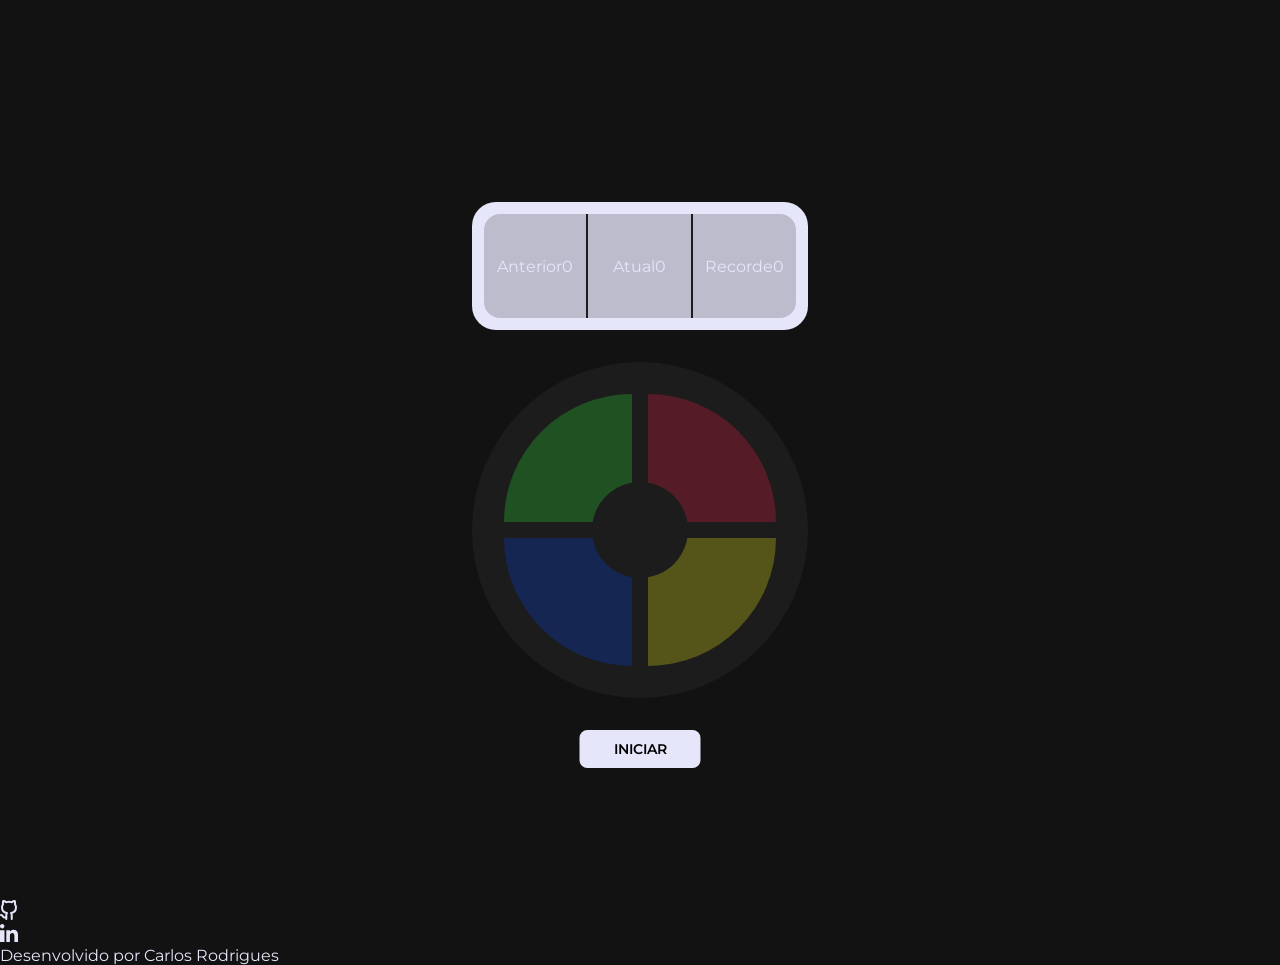
<file: Genius_Clone/index.html>
<!doctype html>
<html lang="pt-br">
  <head>
    <meta charset="UTF-8" />
    <meta name="viewport" content="width=device-width, initial-scale=1.0" />
    <title>Genius</title>
    <link rel="stylesheet" href="./src/css/global.css" />
  </head>
  <body>
    <main>
      <div>
        <div class="container-game">
          <div class="table-game">
            <button class="button-table-game" id="green"></button>
            <button class="button-table-game" id="red"></button>
            <button class="button-table-game" id="blue"></button>
            <button class="button-table-game" id="yellow"></button>

            <span class="circle-mid"></span>
          </div>

          <button
            onclick="countdown()"
            class="button-init-game usable"
            id="button-init-game"
          >
            Iniciar
          </button>
        </div>

        <aside class="container-score">
          <div class="score">
            <div>
              <p>Anterior</p>
              <span id="previous-score"></span>
            </div>
            
            <div>
              <p>Atual</p>
              <span id="current-score"></span>
            </div>
            
            <div>
              <p>Recorde</p>
              <span id="best-score"></span>
            </div>
          </div>
        </aside>
      </div>
    </main>

    <footer>
      <ul>
        <li>
          <a
            rel="noreferrer"
            target="_blank"
            href="https://www.github.com/gut0Rodri"
            ><img
              src="./src/assets/images/Github_icon_lavender.svg"
              alt="Github"
          /></a>
        </li>
        <li>
          <a
            rel="noreferrer"
            target="_blank"
            href="https://www.linkedin.com/in/gutorodri"
            ><img
              src="./src/assets/images/Linkedin_icon_lavender.svg"
              alt="Linkedin"
          /></a>
        </li>
      </ul>

      <p>Desenvolvido por Carlos Rodrigues</p>
    </footer>
  </body>
  <script src="./src/javascript/index.js"></script>
</html>
</file>
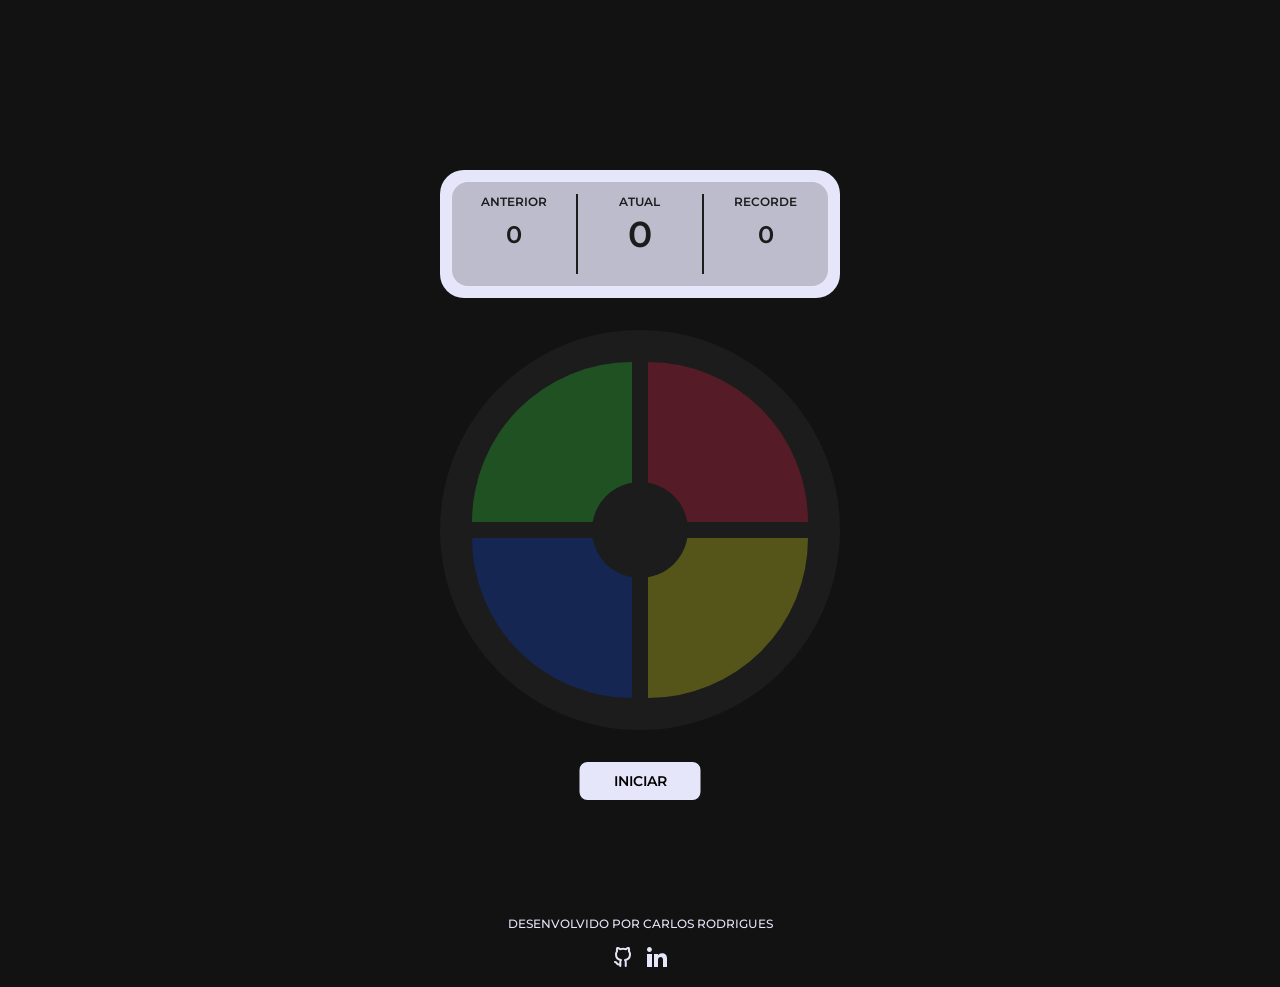
<file: Simon_Game/index.html>
<!doctype html>
<html lang="pt-br">
  <head>
    <meta charset="UTF-8" />
    <meta name="viewport" content="width=device-width, initial-scale=1.0" />
    <link rel="icon" type="image/png" href="./src/assets/images/Icon.png">
    <title>Simon Game</title>
    <link rel="stylesheet" href="./src/css/global.css" />
  </head>
  <body>
    <main>
      <div>
        <div class="container-game">
          <div class="table-game">
            <button class="button-table-game" id="green"></button>
            <button class="button-table-game" id="red"></button>
            <button class="button-table-game" id="blue"></button>
            <button class="button-table-game" id="yellow"></button>

            <span class="circle-mid"></span>
          </div>

          <button
            onclick="countdown()"
            class="button-init-game usable"
            id="button-init-game"
          >
            Iniciar
          </button>
        </div>

        <aside class="container-score">
          <div class="score">
            <div>
              <p>Anterior</p>
              <span id="previous-score"></span>
            </div>
            
            <div>
              <p>Atual</p>
              <span id="current-score"></span>
            </div>
            
            <div>
              <p>Recorde</p>
              <span id="best-score"></span>
            </div>
          </div>
        </aside>
      </div>
    </main>

    <footer>
      <ul>
        <li>
          <a
            rel="noreferrer"
            target="_blank"
            href="https://www.github.com/gut0Rodri"
            ><img
              src="./src/assets/images/Github_icon_lavender.svg"
              alt="Github"
          /></a>
        </li>
        <li>
          <a
            rel="noreferrer"
            target="_blank"
            href="https://www.linkedin.com/in/gutorodri"
            ><img
              src="./src/assets/images/Linkedin_icon_lavender.svg"
              alt="Linkedin"
          /></a>
        </li>
      </ul>

      <p>Desenvolvido por Carlos Rodrigues</p>
    </footer>
  </body>
  <script src="./src/javascript/index.js"></script>
</html>
</file>
<file: Genius_Clone/src/css/global.css>
@import url("https://fonts.googleapis.com/css2?family=Montserrat:ital,wght@0,100..900;1,100..900&display=swap");

* {
  margin: 0;
  padding: 0;
  box-sizing: border-box;

  list-style: none;
}

:root {
  --bg-black: #121212;
  --black: #1c1c1c;
  --black-opacity-20: rgba(24, 24, 24, 0.2);
  --green: #2bee34;
  --red: #fd1843;
  --blue: #0145f2;
  --yellow: #fffe15;
  --light-lavender: #e6e6fa;
  --light-lavender-opacity-20: rgba(230, 230, 250, 0.2);
  --strong-lavender: #c8c8e6;

  --ff-montserrat: "Montserrat", sans-serif;
}

body {
  background-color: var(--bg-black);

  overflow-x: hidden;

  font-family: var(--ff-montserrat);
  color: var(--light-lavender);
}

body.block {
  overflow: hidden;
}

main {
  min-height: 100dvh;

  display: flex;
  justify-content: center;
  align-items: center;
}

main > div {
  display: flex;
  flex-direction: column-reverse;

  gap: 2rem;
}

.container-game {
  position: relative;
}

.table-game {
  position: relative;
  display: grid;

  grid-template-columns: repeat(2, auto);
  grid-template-rows: repeat(2, auto);

  gap: 1rem;

  padding: 2rem;

  border-radius: 1000px;
  background-color: var(--black);
}

.button-table-game {
  width: 8rem;
  height: 8rem;

  border: none;

  opacity: 0.25;

  transition: all 0.15s;

  cursor: pointer;
}

.circle-mid {
  position: absolute;

  top: 50%;
  left: 50%;
  transform: translate(-50%, -50%);

  width: 6rem;
  height: 6rem;

  display: flex;
  justify-content: center;
  align-items: center;

  background-color: var(--black);

  border-radius: 1000px;

  font-size: 2rem;
}

.button-init-game {
  display: none;
  position: absolute;

  top: calc(100% + 32px);
  left: 50%;
  transform: translateX(-50%);
  background-color: var(--light-lavender);

  font-family: var(--ff-montserrat);
  text-transform: uppercase;
  font-weight: 600;
  font-size: 0.875rem;

  padding: 0.5rem 2rem;

  border: 2px solid var(--light-lavender);
  border-radius: 0.5rem;

  transition: all 0.15s;

  cursor: pointer;
}

.button-init-game.usable {
  display: block;
}

.container-score {
  background-color: var(--light-lavender);

  padding: .75rem;

  border-radius: 1.5rem;

  height: 8rem;
}

.score {
  background-color: var(--black-opacity-20);

  border-radius: 1rem;

  display: flex;

  height: 100%;
}

.score > div {
  width: 100%;
  height: 100%;

  display: flex;
  justify-content: center;
  align-items: center;
}

.score > div:not(:nth-child(3)) {
  border-right: 2px solid var(--black);
}

button#green {
  border-radius: 1000px 0 0 0;
  background-color: var(--green);
}
button#red {
  border-radius: 0 1000px 0 0;
  background-color: var(--red);
}
button#blue {
  border-radius: 0 0 0 1000px;
  background-color: var(--blue);
}
button#yellow {
  border-radius: 0 0 1000px 0;
  background-color: var(--yellow);
}

button#green.active {
  box-shadow: 0 0 10px var(--green);
}
button#red.active {
  box-shadow: 0 0 10px var(--red);
}
button#blue.active {
  box-shadow: 0 0 10px var(--blue);
}
button#yellow.active {
  box-shadow: 0 0 10px var(--yellow);
}

.button-table-game.active {
  opacity: 1;
}

.button-table-game.win {
  opacity: 1;
  box-shadow: 0 0 10px var(--green) !important;
  background-color: var(--green) !important;
}

.button-table-game.game-over {
  opacity: 1;
  box-shadow: 0 0 10px var(--red) !important;
  background-color: var(--red) !important;
}

.button-table-game.usable {
  pointer-events: all;
}

@media (hover: hover) and (pointer: fine) {
  .table-game > button:hover {
    transform: scale(1.02);
    opacity: 1;
  }

  button#green:hover {
    box-shadow: 0 0 10px var(--green);
  }

  button#red:hover {
    box-shadow: 0 0 10px var(--red);
  }

  button#blue:hover {
    box-shadow: 0 0 10px var(--blue);
  }

  button#yellow:hover {
    box-shadow: 0 0 10px var(--yellow);
  }

  .button-init-game.usable:hover {
    background-color: var(--black);
    color: var(--light-lavender);
  }
}
</file>
<file: Simon_Game/src/css/global.css>
@import url("https://fonts.googleapis.com/css2?family=Montserrat:ital,wght@0,100..900;1,100..900&display=swap");

* {
  margin: 0;
  padding: 0;
  box-sizing: border-box;

  list-style: none;
}

:root {
  --bg-black: #121212;
  --black: #1c1c1c;
  --black-opacity-20: rgba(24, 24, 24, 0.2);
  --green: #2bee34;
  --red: #fd1843;
  --blue: #0145f2;
  --yellow: #fffe15;
  --light-lavender: #e6e6fa;
  --light-lavender-opacity-20: rgba(230, 230, 250, 0.2);
  --strong-lavender: #c8c8e6;

  --ff-montserrat: "Montserrat", sans-serif;
}

body {
  background-color: var(--bg-black);

  overflow-x: hidden;

  font-family: var(--ff-montserrat);
  color: var(--light-lavender);
}

body.block {
  overflow: hidden;
}

footer {
  display: flex;
  flex-direction: column-reverse;

  justify-content: center;
  align-items: center;

  gap: 1rem;

  padding: 1rem;
}

footer p {
  text-transform: uppercase;

  font-weight: 500;
  font-size: .75rem;
}

footer ul{
  display: flex;

  gap: 1rem;
}

footer ul li a img {
  height: 20px;
}

main {
  min-height: 100dvh;

  display: flex;
  justify-content: center;
  align-items: center;
}

main > div {
  display: flex;
  flex-direction: column-reverse;

  gap: 2rem;
}

.container-game {
  position: relative;
}

.table-game {
  position: relative;
  display: grid;

  grid-template-columns: repeat(2, auto);
  grid-template-rows: repeat(2, auto);

  gap: 1rem;

  padding: 2rem;

  border-radius: 1000px;
  background-color: var(--black);
}

.button-table-game {
  width: 8rem;
  height: 8rem;

  border: none;

  opacity: 0.25;

  transition: all 0.15s;

  cursor: pointer;
}

.circle-mid {
  position: absolute;

  top: 50%;
  left: 50%;
  transform: translate(-50%, -50%);

  width: 6rem;
  height: 6rem;

  display: flex;
  justify-content: center;
  align-items: center;

  background-color: var(--black);

  border-radius: 1000px;

  font-size: 2rem;
}

.button-init-game {
  display: none;
  position: absolute;

  top: calc(100% + 32px);
  left: 50%;
  transform: translateX(-50%);
  background-color: var(--light-lavender);

  font-family: var(--ff-montserrat);
  text-transform: uppercase;
  font-weight: 600;
  font-size: 0.875rem;

  padding: 0.5rem 2rem;

  border: 2px solid var(--light-lavender);
  border-radius: 0.5rem;

  transition: all 0.15s;

  cursor: pointer;
}

.button-init-game.usable {
  display: block;
}

.container-score {
  background-color: var(--light-lavender);

  padding: .75rem;

  border-radius: 1.5rem;

  height: 8rem;
}

.score {
  background-color: var(--black-opacity-20);

  border-radius: 1rem;

  display: flex;

  height: 100%;

  padding-block: 0.75rem;
}

.score > div {
  position: relative;
  width: 100%;
  height: 100%;

  display: flex;
  justify-content: center;
  align-items: center;

  color: var(--black);
  font-weight: 600;
}

.score > div > p {
  position: absolute;

  top: 0;
  left: 50%;
  transform: translate(-50%);

  text-transform: uppercase;
  font-size: .75rem;
}

.score > div:not(:nth-child(2)) > span {
  font-size: 1.5rem;
}

.score > div > span {
  font-size: 2.25rem;
}

.score > div:not(:nth-child(3)) {
  border-right: 2px solid var(--black);
}

button#green {
  border-radius: 1000px 0 0 0;
  background-color: var(--green);
}
button#red {
  border-radius: 0 1000px 0 0;
  background-color: var(--red);
}
button#blue {
  border-radius: 0 0 0 1000px;
  background-color: var(--blue);
}
button#yellow {
  border-radius: 0 0 1000px 0;
  background-color: var(--yellow);
}

button#green.active {
  box-shadow: 0 0 10px var(--green);
}
button#red.active {
  box-shadow: 0 0 10px var(--red);
}
button#blue.active {
  box-shadow: 0 0 10px var(--blue);
}
button#yellow.active {
  box-shadow: 0 0 10px var(--yellow);
}

.button-table-game.active {
  opacity: 1;
}

.button-table-game.win {
  opacity: 1;
  box-shadow: 0 0 10px var(--green) !important;
  background-color: var(--green) !important;
}

.button-table-game.game-over {
  opacity: 1;
  box-shadow: 0 0 10px var(--red) !important;
  background-color: var(--red) !important;
}

.button-table-game.usable {
  pointer-events: all;
}

@media (hover: hover) and (pointer: fine) {
  .table-game > button:hover {
    transform: scale(1.02);
    opacity: 1;
  }

  button#green:hover {
    box-shadow: 0 0 10px var(--green);
  }

  button#red:hover {
    box-shadow: 0 0 10px var(--red);
  }

  button#blue:hover {
    box-shadow: 0 0 10px var(--blue);
  }

  button#yellow:hover {
    box-shadow: 0 0 10px var(--yellow);
  }

  .button-init-game.usable:hover {
    background-color: var(--black);
    color: var(--light-lavender);
  }
}

@media (width >= 40rem) {
  .button-table-game {
    width: 10rem;
    height: 10rem;
  }
}
</file>
